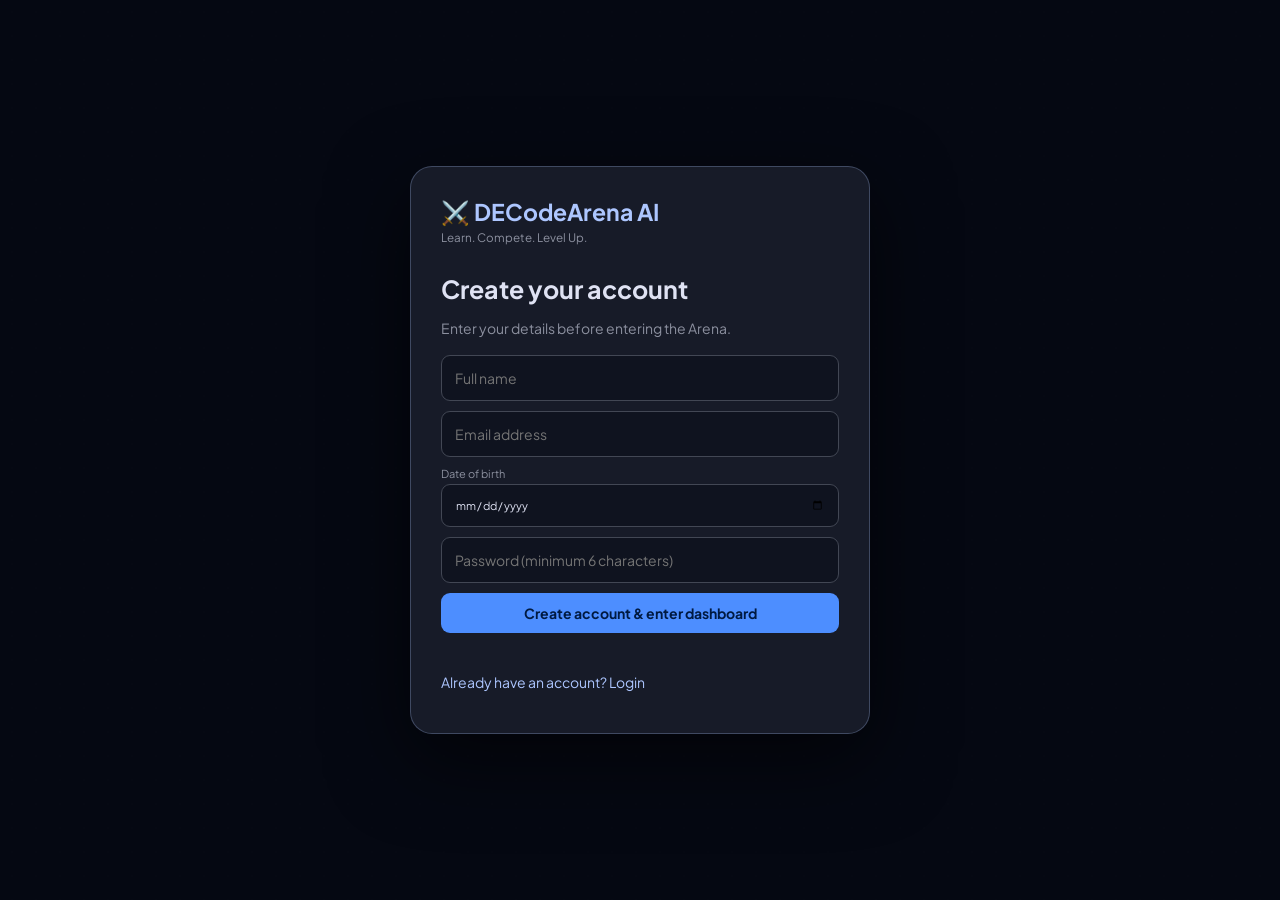
<file: page.html>
<!doctype html>
<html lang="en">
<head>
<meta charset="UTF-8">
<meta name="viewport" content="width=device-width,initial-scale=1">
<title>DECodeArena AI</title>
<link rel="preconnect" href="https://fonts.googleapis.com">
<link href="https://fonts.googleapis.com/css2?family=JetBrains+Mono:wght@400;700&family=Plus+Jakarta+Sans:wght@400;600;700;800&display=swap" rel="stylesheet">
<link rel="stylesheet" href="style.css">
</head>
<body>
<section id="auth" class="auth">
  <div class="auth-card">
    <div class="brand">⚔️ <b>DECodeArena AI</b></div>
    <small>Learn. Compete. Level Up.</small>
    <div id="signup">
      <h1>Create your account</h1><p>Enter your details before entering the Arena.</p>
      <form id="signupForm">
        <input id="name" placeholder="Full name" required>
        <input id="email" type="email" placeholder="Email address" required>
        <label>Date of birth<input id="dob" type="date" required></label>
        <input id="password" type="password" minlength="6" placeholder="Password (minimum 6 characters)" required>
        <button class="primary">Create account & enter dashboard</button>
      </form>
      <div id="signupMsg" class="msg"></div>
      <button id="loginLink" class="link">Already have an account? Login</button>
    </div>
    <div id="login" class="hide">
      <h1>Welcome back</h1><p>Login with your registered email and password.</p>
      <form id="loginForm">
        <input id="lemail" type="email" placeholder="Email address" required>
        <input id="lpassword" type="password" placeholder="Password" required>
        <button class="primary">Login</button>
      </form>
      <div id="loginMsg" class="msg"></div>
      <button id="signupLink" class="link">New student? Create account</button>
    </div>
  </div>
</section>

<div id="app" class="hide">
<header>
  <div class="brand">⚔️ <b>DECodeArena AI</b><small>AI-V2.4</small></div>
  <nav><button data-page="dashboard">Arena Live</button><button data-page="challenges">Challenges</button><button data-page="compete">Compete</button></nav>
  <div class="topstats">🔥 <b id="topStreak">0</b> · ⚡ <b id="topLevel">Recruit</b> · XP <b id="topXP">0</b>
  <button id="bell">🔔</button><button id="avatar">S</button></div>
</header>
<div class="layout">
<aside>
  <div class="sidebrand">🛡️ <span><b>DECodeArena AI</b><small id="rankText">Rank: Recruit</small></span></div>
  <button id="quick" class="quick">⚔️ Quick Match</button>
  <div class="side-nav">
    <button data-page="dashboard">▣ Dashboard</button><button data-page="ai">🧠 AI Tasks</button>
    <button data-page="arena">⌨ Code Arena <i>LIVE</i></button><button data-page="squads">👥 Squads</button>
    <button data-page="leaderboard">🏆 Leaderboard</button><button data-page="skills">📊 Skills Analytics</button>
    <button data-page="rewards">🎖 Rewards</button><button data-page="planner">📅 Study Planner</button>
    <button data-page="admin">⚙ Admin</button><button data-page="profile">👤 Profile</button>
  </div>
  <div class="sidebottom">🛡️ Code Titans · <b id="sideXP">0 XP</b></div>
</aside>
<main>
<section id="dashboard" class="page">
  <div class="hero"><div><h1>Good evening, <span id="welcome">Student</span> 👋</h1><p>Your AI learning journey continues today. Next rank: <b id="nextRank">Novice</b> <span id="remaining"></span></p></div>
  <div class="actions"><button id="heroMatch" class="primary">⚔️ Enter Arena Quick Match</button><button id="coach" class="secondary">🤖 Ask AI Coach</button><button id="plan" class="secondary">📅 Study Plan</button></div></div>
  <div class="metrics">
    <article><label>CURRENT RANK</label><strong id="rank">#1</strong><small>Global</small></article>
    <article><label>TOTAL XP</label><strong id="xp">0</strong><small>XP</small><div class="bar"><span id="xpbar"></span></div></article>
    <article><label>DAILY STREAK 🔥</label><strong id="streak">0</strong><small>Days Active</small><div id="dots"></div></article>
    <article><label>TODAY'S GOAL</label><strong id="goal">0%</strong><small id="goalText">0 of 4 missions done</small></article>
  </div>
  <div class="grid">
    <div>
      <article class="featured"><label>🧠 AI RECOMMENDED FOR YOU</label><h2>Dynamic Programming: Maximum Subarray Optimization</h2><p>Practice Kadane's algorithm, edge cases and time-complexity optimization.</p><div class="tags"><span>Coding</span><span>Java Medium</span><span>+350 XP</span><span>25 mins</span></div><button id="challenge" class="primary">Start AI Challenge →</button> <button id="preview" class="secondary">Preview Test Cases</button></article>
      <article class="panel"><div class="panelhead"><div><h2>Today's Mission Hub</h2><p>Complete missions to earn XP.</p></div><div id="filters"><button data-filter="all">All</button><button data-filter="coding">Coding</button><button data-filter="logic">Logic</button><button data-filter="language">Language</button></div></div><div id="missions"></div></article>
      <article class="live"><div><label>🔴 RAPID BLITZ ARENA</label><h3>Students can compete in real-time</h3></div><button id="join" class="primary">Join Live Match (+500 XP)</button></article>
    </div>
    <div>
      <article class="panel"><div class="panelhead"><div><h2>Code Titans</h2><p>Your learning squad</p></div></div><p>Weekly Target: <b id="weekly">0 / 35,000 XP</b></p><div class="bar"><span id="weeklybar"></span></div><div id="roster"></div></article>
      <article class="panel"><h2>Multi-Skill Mastery</h2><p>Updated from your activity.</p><div id="skills"></div></article>
      <article class="panel"><h2>Recent Badges</h2><div id="badges" class="badges"></div></article>
    </div>
  </div>
</section>
<section id="generic" class="page"><div id="genericContent"></div></section>
</main></div></div>

<div id="modal" class="modal hide"><div class="modal-card"><button id="close">×</button><div id="modalBody"></div></div></div>
<div id="toast"></div>
<script src="app.js"></script>
</body></html>
</file>
<file: style.css>
*{box-sizing:border-box}body{margin:0;background:#0f131f;color:#dfe2f3;font:14px "Plus Jakarta Sans",sans-serif;background-image:radial-gradient(#ffffff08 1px,transparent 1px);background-size:24px 24px}button,input{font:inherit}button{cursor:pointer}.hide{display:none!important}.auth{min-height:100vh;display:grid;place-items:center;padding:20px;background:#050812ee}.auth-card{width:min(460px,100%);padding:30px;background:#171b28;border:1px solid #adc6ff44;border-radius:22px;box-shadow:0 25px 80px #0009}.brand{font-size:23px;color:#adc6ff}.brand small{font-size:10px;color:#4cd7f6;margin-left:8px}.auth-card>small,p{color:#8c909f}.auth-card h1{font-size:25px;margin:28px 0 5px}.auth-card form{display:grid;gap:10px;margin-top:18px}.auth-card input,.auth-card label input{width:100%;padding:13px;background:#0f131f;border:1px solid #424754;border-radius:9px;color:#dfe2f3;outline:0}.auth-card label{font-size:11px;color:#8c909f}.auth-card label input{margin-top:4px}.primary,.secondary,.quick{border:0;border-radius:9px;padding:11px 15px;font-weight:700}.primary{background:#4d8eff;color:#001a42}.secondary{background:#262a37;color:#adc6ff;border:1px solid #adc6ff44}.link{background:none;border:0;color:#adc6ff;padding:12px 0}.msg{color:#ffb4ab;font-size:12px;min-height:18px;margin-top:10px}
header{height:64px;position:sticky;top:0;z-index:5;background:#171b28ee;border-bottom:1px solid #42475455;display:flex;align-items:center;justify-content:space-between;padding:0 24px;backdrop-filter:blur(12px)}header .brand{font-size:18px}header nav{display:flex;gap:20px}header nav button{background:none;border:0;color:#8c909f;padding:21px 3px}header nav button.active{color:#adc6ff;border-bottom:2px solid #adc6ff}.topstats{display:flex;gap:10px;align-items:center;font:11px "JetBrains Mono"}.topstats button{border:0;background:#262a37;color:#dfe2f3;border-radius:8px;padding:8px}.layout{display:flex}aside{position:fixed;top:64px;bottom:0;width:245px;background:#0a0e1a;border-right:1px solid #42475455;padding:16px;overflow:auto}.sidebrand{display:flex;gap:8px;padding:8px;border-bottom:1px solid #42475444}.sidebrand small{display:block;color:#8c909f;font-size:10px}.quick{width:100%;margin:14px 0;background:#262a37;color:#adc6ff;border:1px solid #adc6ff44}.side-nav{display:grid;gap:4px}.side-nav button{border:0;background:none;color:#8c909f;text-align:left;padding:10px;border-radius:8px}.side-nav button:hover,.side-nav button.active{background:#262a37;color:#adc6ff}.side-nav i{float:right;background:#93000a;color:#ffdad6;padding:2px 5px;font-size:8px;font-style:normal}.sidebottom{position:absolute;bottom:15px;font-size:11px;color:#8c909f}
main{margin-left:245px;width:calc(100% - 245px);padding:22px}.page{display:none}.page.active{display:block}.hero{display:flex;justify-content:space-between;gap:20px;padding:24px;background:#171b28c9;border:1px solid #ffffff10;border-radius:18px}.hero h1{margin:0;font-size:28px}.hero p{font-size:12px}.hero p b{color:#d0bcff}.actions{display:flex;gap:8px;flex-wrap:wrap}.metrics{display:grid;grid-template-columns:repeat(4,1fr);gap:13px;margin:17px 0}.metrics article,.panel,.featured,.live{background:#171b28cc;border:1px solid #ffffff10;border-radius:16px;padding:17px}.metrics label,.featured>label,.live label{font:700 10px "JetBrains Mono";color:#8c909f}.metrics strong{display:block;font:700 27px "JetBrains Mono";margin:8px 0 2px}.metrics small{color:#8c909f}.bar{height:7px;background:#313442;border-radius:99px;overflow:hidden;margin-top:10px}.bar span{display:block;height:100%;background:linear-gradient(90deg,#4d8eff,#4cd7f6);width:0;transition:.4s}.grid{display:grid;grid-template-columns:1.45fr .9fr;gap:17px}.grid>div{display:grid;gap:17px;align-content:start}.featured{border-color:#4d8eff66;background:linear-gradient(135deg,#1b2436,#171b28)}.featured h2{font-size:21px}.featured p,.panel p{color:#8c909f;line-height:1.6;font-size:12px}.tags{display:flex;gap:7px;flex-wrap:wrap;margin:14px 0}.tags span{padding:5px 7px;border-radius:6px;background:#0f131f;border:1px solid #42475455;color:#8c909f;font:10px "JetBrains Mono"}.panelhead{display:flex;justify-content:space-between;gap:10px;align-items:center;border-bottom:1px solid #42475444;padding-bottom:10px}.panel h2{font-size:16px;margin:0}.panelhead p{margin:3px 0}.panelhead button,#filters button{background:none;border:0;color:#8c909f;font-size:10px;padding:5px}.panelhead button.active,#filters button.active{background:#262a37;color:#adc6ff;border-radius:5px}.mission{display:flex;justify-content:space-between;align-items:center;gap:10px;padding:12px;margin-top:8px;background:#1b1f2c99;border:1px solid #42475444;border-radius:10px}.mission h3{font-size:12px;margin:0 0 5px}.mission p{margin:0;font-size:10px}.mission.done{opacity:.5}.live{display:flex;justify-content:space-between;align-items:center;gap:10px;border-color:#4cd7f655}.live h3{font-size:14px}.live label{color:#ff8d8d}.member{display:flex;justify-content:space-between;padding:8px;margin-top:5px;background:#262a3766;border-radius:7px;font-size:11px}.member b{color:#adc6ff;font:10px "JetBrains Mono"}.skill{margin:12px 0}.skillhead{display:flex;justify-content:space-between;font-size:11px}.badges{display:grid;grid-template-columns:1fr 1fr;gap:7px}.badge{padding:10px;background:#1b1f2c;border-radius:8px;font-size:11px}.badge small{display:block;color:#8c909f;margin-top:3px}.generic{max-width:1000px;margin:35px auto}.generic h1{font-size:30px}.cards{display:grid;grid-template-columns:repeat(auto-fit,minmax(220px,1fr));gap:13px}.card{padding:17px;background:#171b28;border:1px solid #ffffff10;border-radius:14px}.card p{line-height:1.6}.row{display:flex;justify-content:space-between;border-bottom:1px solid #42475444;padding:11px}.row span{color:#8c909f}.modal{position:fixed;inset:0;background:#050812dd;display:grid;place-items:center;padding:20px;z-index:20}.modal-card{position:relative;width:min(600px,100%);padding:25px;background:#171b28;border:1px solid #adc6ff44;border-radius:17px}.modal-card>#close{position:absolute;right:12px;top:8px;border:0;background:none;color:#8c909f;font-size:25px}.toast{position:fixed;right:20px;bottom:20px;background:#262a37;color:#dfe2f3;padding:12px 15px;border:1px solid #4cd7f666;border-radius:9px;z-index:30}
@media(max-width:1000px){header nav{display:none}.metrics{grid-template-columns:1fr 1fr}.grid{grid-template-columns:1fr}.hero{flex-direction:column}}@media(max-width:700px){aside{display:none}main{margin-left:0;width:100%;padding:12px}.metrics{grid-template-columns:1fr}.topstats{display:none}.hero h1{font-size:22px}.live,.mission{flex-direction:column;align-items:flex-start}.live button,.mission button{width:100%}}
</file>
